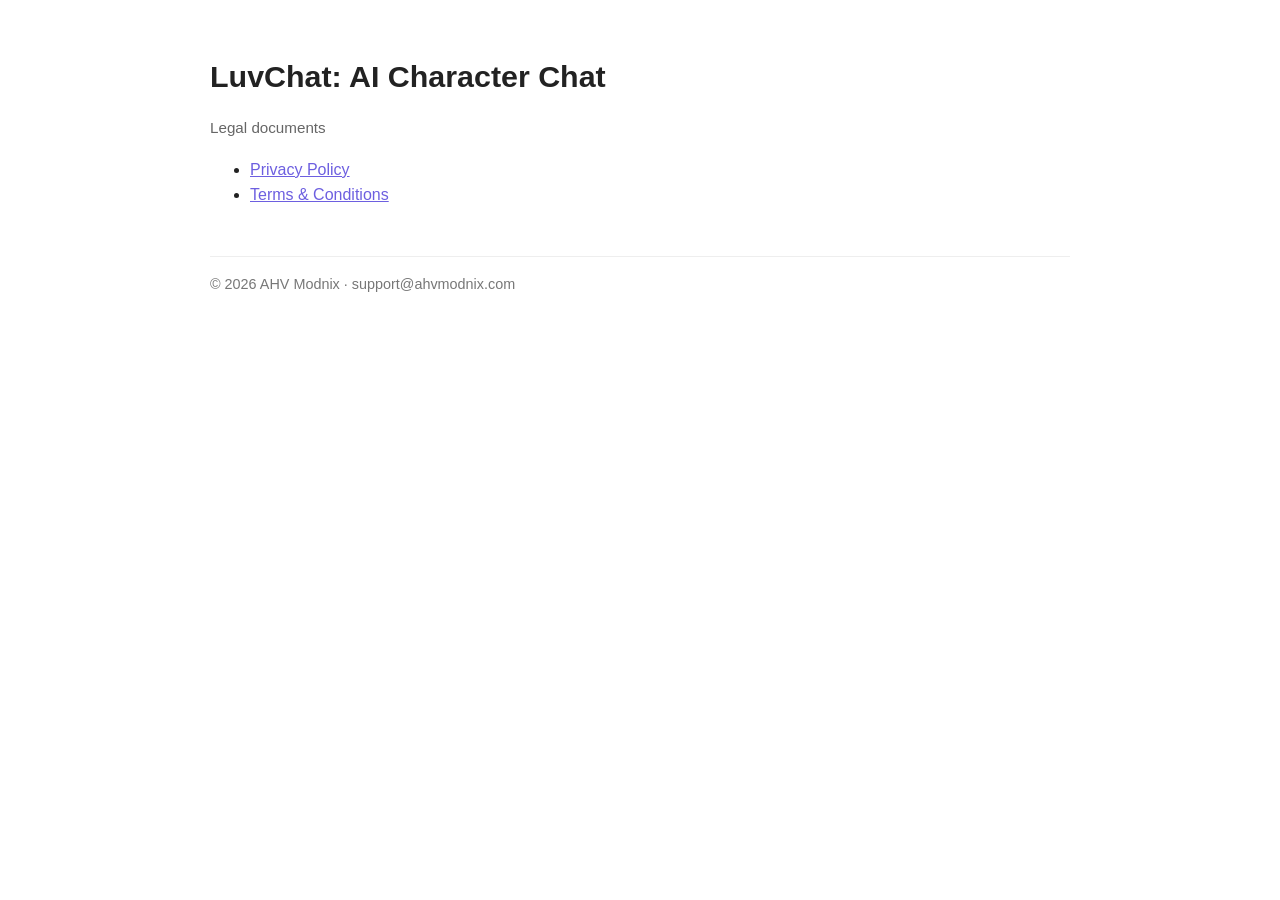
<file: index.html>
<!DOCTYPE html><html lang="en"><head><meta charset="utf-8"><meta name="viewport" content="width=device-width,initial-scale=1"><title>LuvChat: AI Character Chat — Legal</title><link rel="stylesheet" href="style.css"></head><body>
<h1>LuvChat: AI Character Chat</h1><p class="meta">Legal documents</p>
<ul><li><a href="privacy.html">Privacy Policy</a></li><li><a href="terms.html">Terms &amp; Conditions</a></li></ul>
<footer>© 2026 AHV Modnix · support@ahvmodnix.com</footer></body></html>
</file>
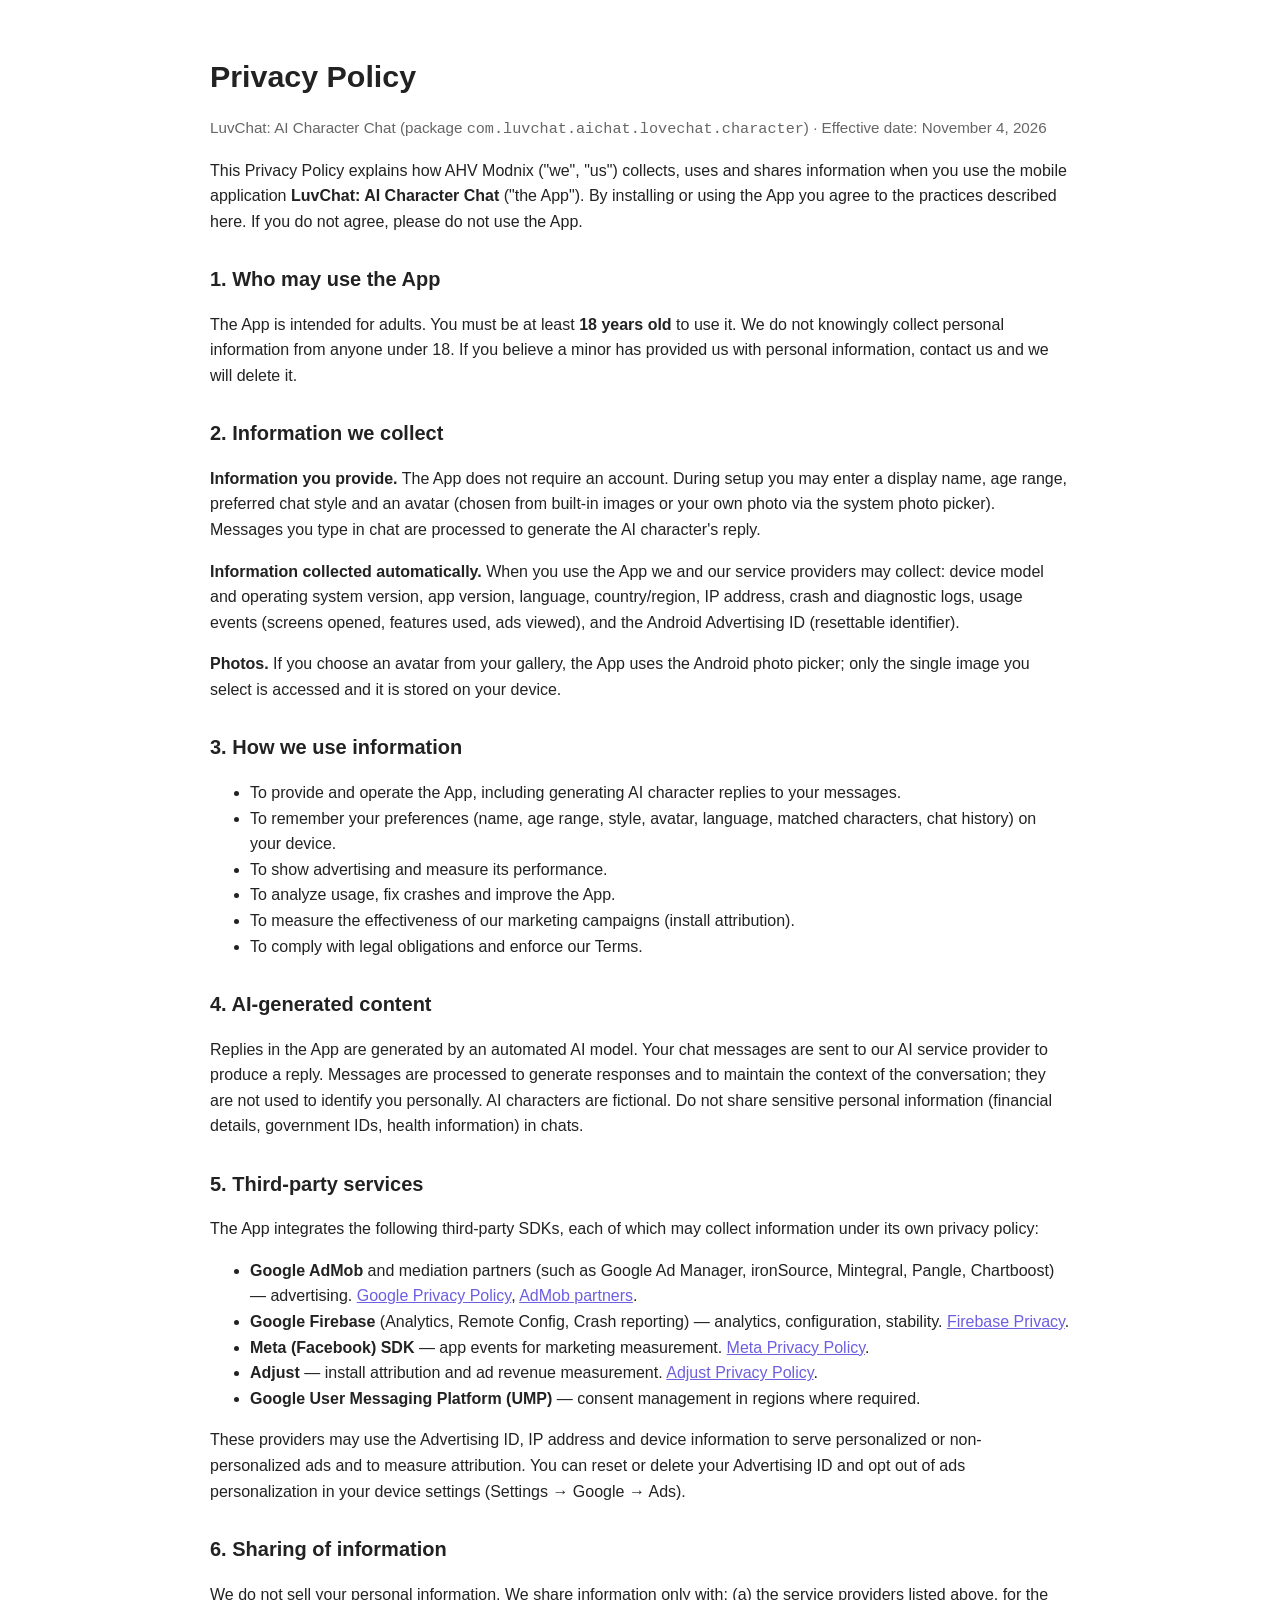
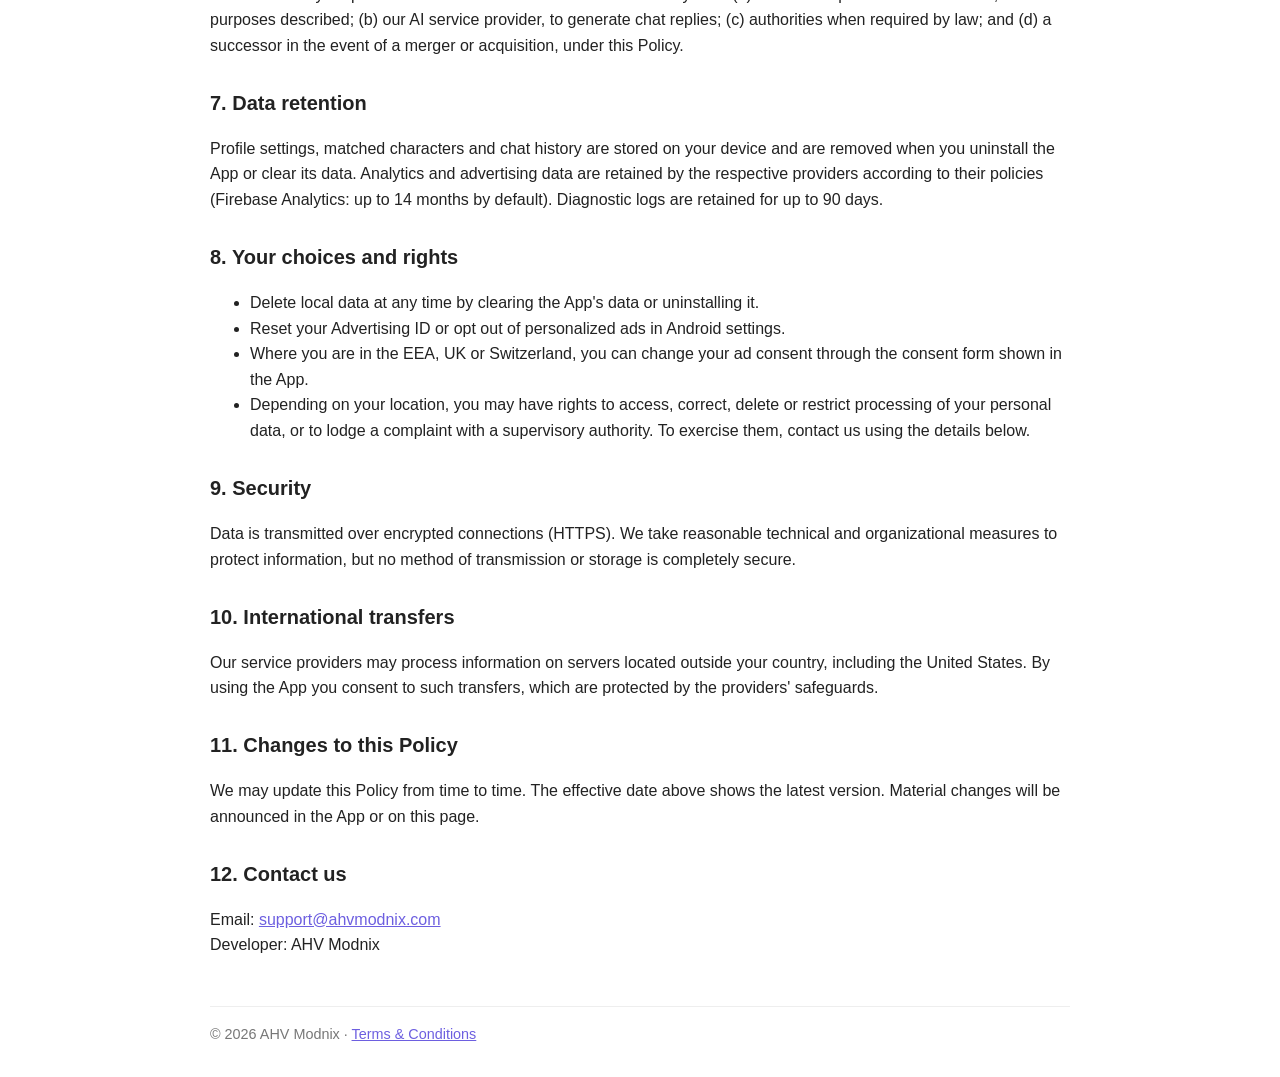
<file: privacy.html>
<!DOCTYPE html><html lang="en"><head><meta charset="utf-8"><meta name="viewport" content="width=device-width,initial-scale=1">
<title>Privacy Policy — LuvChat: AI Character Chat</title><link rel="stylesheet" href="style.css"></head><body>
<h1>Privacy Policy</h1>
<p class="meta">LuvChat: AI Character Chat (package <code>com.luvchat.aichat.lovechat.character</code>) · Effective date: November 4, 2026</p>

<p>This Privacy Policy explains how AHV Modnix ("we", "us") collects, uses and shares information when you use the mobile application <strong>LuvChat: AI Character Chat</strong> ("the App"). By installing or using the App you agree to the practices described here. If you do not agree, please do not use the App.</p>

<h2>1. Who may use the App</h2>
<p>The App is intended for adults. You must be at least <strong>18 years old</strong> to use it. We do not knowingly collect personal information from anyone under 18. If you believe a minor has provided us with personal information, contact us and we will delete it.</p>

<h2>2. Information we collect</h2>
<p><strong>Information you provide.</strong> The App does not require an account. During setup you may enter a display name, age range, preferred chat style and an avatar (chosen from built-in images or your own photo via the system photo picker). Messages you type in chat are processed to generate the AI character's reply.</p>
<p><strong>Information collected automatically.</strong> When you use the App we and our service providers may collect: device model and operating system version, app version, language, country/region, IP address, crash and diagnostic logs, usage events (screens opened, features used, ads viewed), and the Android Advertising ID (resettable identifier).</p>
<p><strong>Photos.</strong> If you choose an avatar from your gallery, the App uses the Android photo picker; only the single image you select is accessed and it is stored on your device.</p>

<h2>3. How we use information</h2>
<ul>
<li>To provide and operate the App, including generating AI character replies to your messages.</li>
<li>To remember your preferences (name, age range, style, avatar, language, matched characters, chat history) on your device.</li>
<li>To show advertising and measure its performance.</li>
<li>To analyze usage, fix crashes and improve the App.</li>
<li>To measure the effectiveness of our marketing campaigns (install attribution).</li>
<li>To comply with legal obligations and enforce our Terms.</li>
</ul>

<h2>4. AI-generated content</h2>
<p>Replies in the App are generated by an automated AI model. Your chat messages are sent to our AI service provider to produce a reply. Messages are processed to generate responses and to maintain the context of the conversation; they are not used to identify you personally. AI characters are fictional. Do not share sensitive personal information (financial details, government IDs, health information) in chats.</p>

<h2>5. Third-party services</h2>
<p>The App integrates the following third-party SDKs, each of which may collect information under its own privacy policy:</p>
<ul>
<li><strong>Google AdMob</strong> and mediation partners (such as Google Ad Manager, ironSource, Mintegral, Pangle, Chartboost) — advertising. <a href="https://policies.google.com/privacy">Google Privacy Policy</a>, <a href="https://support.google.com/admob/answer/9012903">AdMob partners</a>.</li>
<li><strong>Google Firebase</strong> (Analytics, Remote Config, Crash reporting) — analytics, configuration, stability. <a href="https://firebase.google.com/support/privacy">Firebase Privacy</a>.</li>
<li><strong>Meta (Facebook) SDK</strong> — app events for marketing measurement. <a href="https://www.facebook.com/privacy/policy">Meta Privacy Policy</a>.</li>
<li><strong>Adjust</strong> — install attribution and ad revenue measurement. <a href="https://www.adjust.com/terms/privacy-policy/">Adjust Privacy Policy</a>.</li>
<li><strong>Google User Messaging Platform (UMP)</strong> — consent management in regions where required.</li>
</ul>
<p>These providers may use the Advertising ID, IP address and device information to serve personalized or non-personalized ads and to measure attribution. You can reset or delete your Advertising ID and opt out of ads personalization in your device settings (Settings → Google → Ads).</p>

<h2>6. Sharing of information</h2>
<p>We do not sell your personal information. We share information only with: (a) the service providers listed above, for the purposes described; (b) our AI service provider, to generate chat replies; (c) authorities when required by law; and (d) a successor in the event of a merger or acquisition, under this Policy.</p>

<h2>7. Data retention</h2>
<p>Profile settings, matched characters and chat history are stored on your device and are removed when you uninstall the App or clear its data. Analytics and advertising data are retained by the respective providers according to their policies (Firebase Analytics: up to 14 months by default). Diagnostic logs are retained for up to 90 days.</p>

<h2>8. Your choices and rights</h2>
<ul>
<li>Delete local data at any time by clearing the App's data or uninstalling it.</li>
<li>Reset your Advertising ID or opt out of personalized ads in Android settings.</li>
<li>Where you are in the EEA, UK or Switzerland, you can change your ad consent through the consent form shown in the App.</li>
<li>Depending on your location, you may have rights to access, correct, delete or restrict processing of your personal data, or to lodge a complaint with a supervisory authority. To exercise them, contact us using the details below.</li>
</ul>

<h2>9. Security</h2>
<p>Data is transmitted over encrypted connections (HTTPS). We take reasonable technical and organizational measures to protect information, but no method of transmission or storage is completely secure.</p>

<h2>10. International transfers</h2>
<p>Our service providers may process information on servers located outside your country, including the United States. By using the App you consent to such transfers, which are protected by the providers' safeguards.</p>

<h2>11. Changes to this Policy</h2>
<p>We may update this Policy from time to time. The effective date above shows the latest version. Material changes will be announced in the App or on this page.</p>

<h2>12. Contact us</h2>
<p>Email: <a href="mailto:support@ahvmodnix.com">support@ahvmodnix.com</a><br>Developer: AHV Modnix</p>
<footer>© 2026 AHV Modnix · <a href="terms.html">Terms &amp; Conditions</a></footer>
</body></html>
</file>
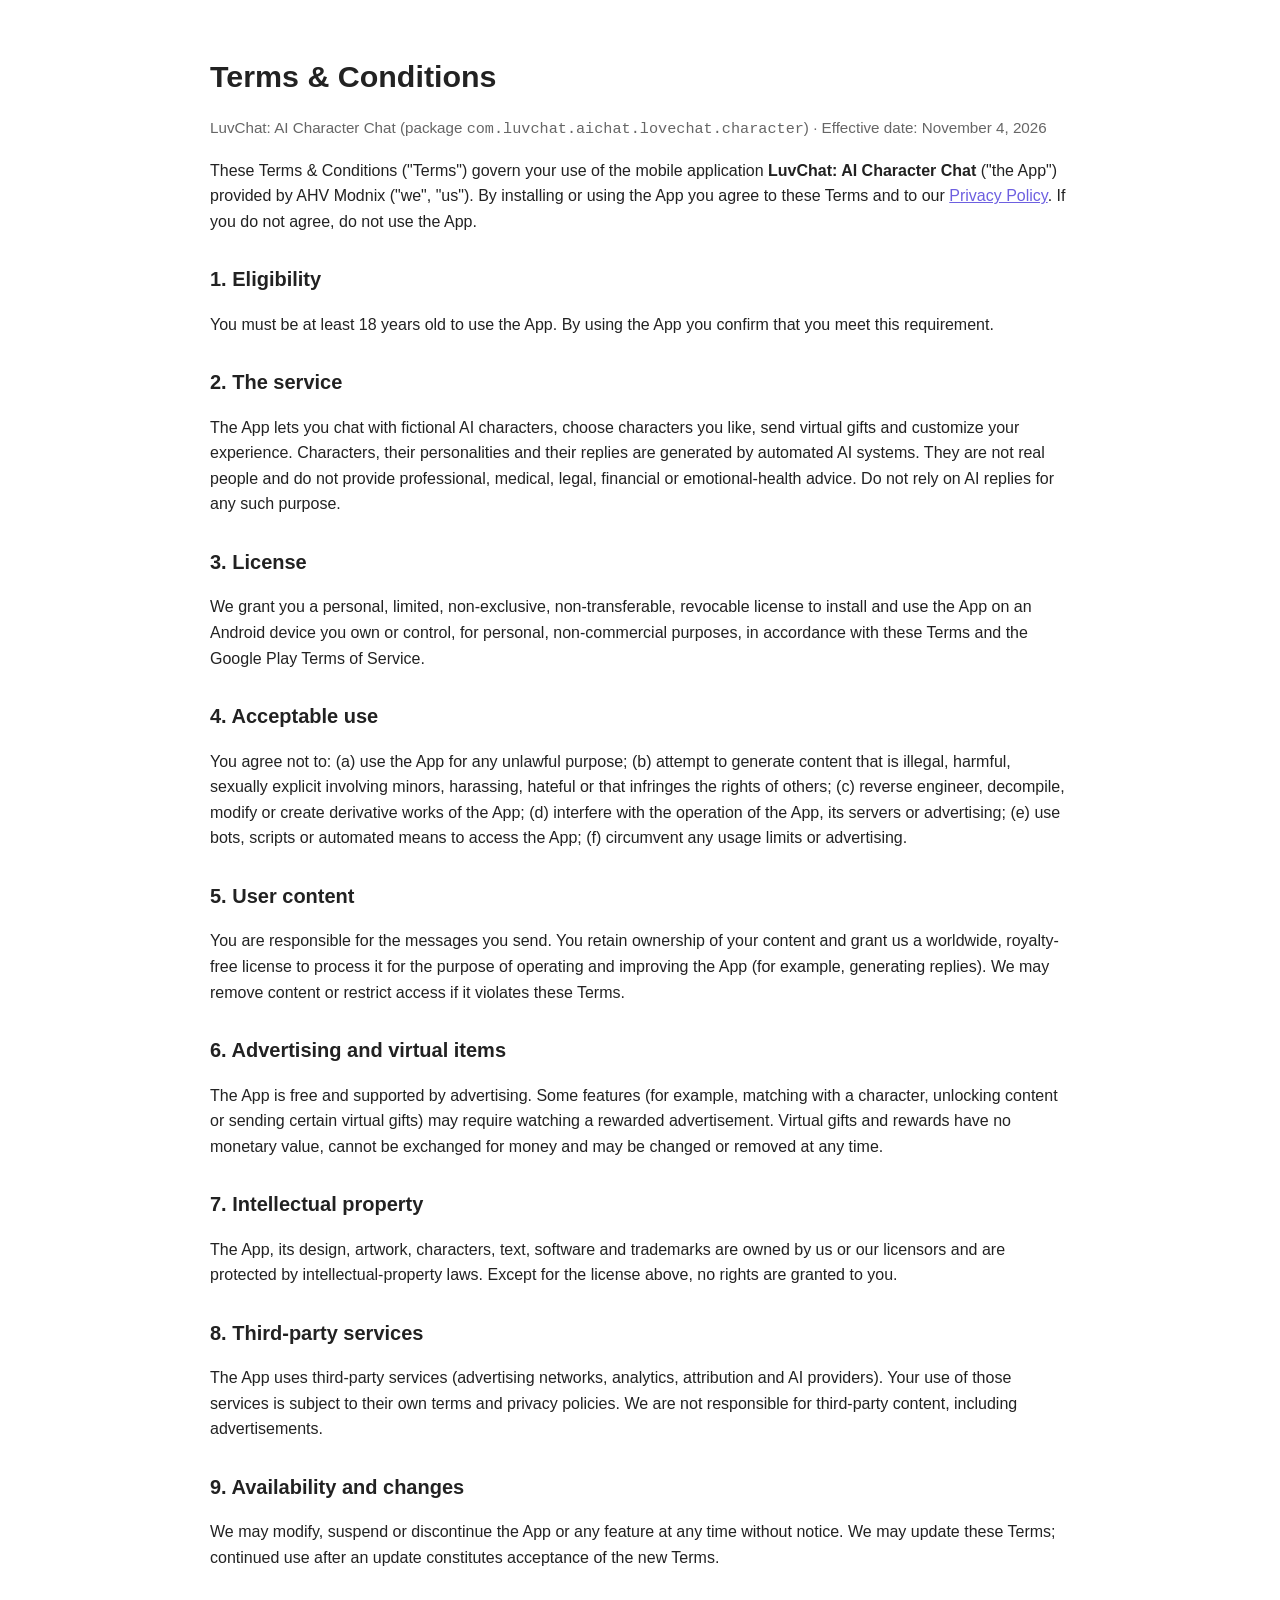
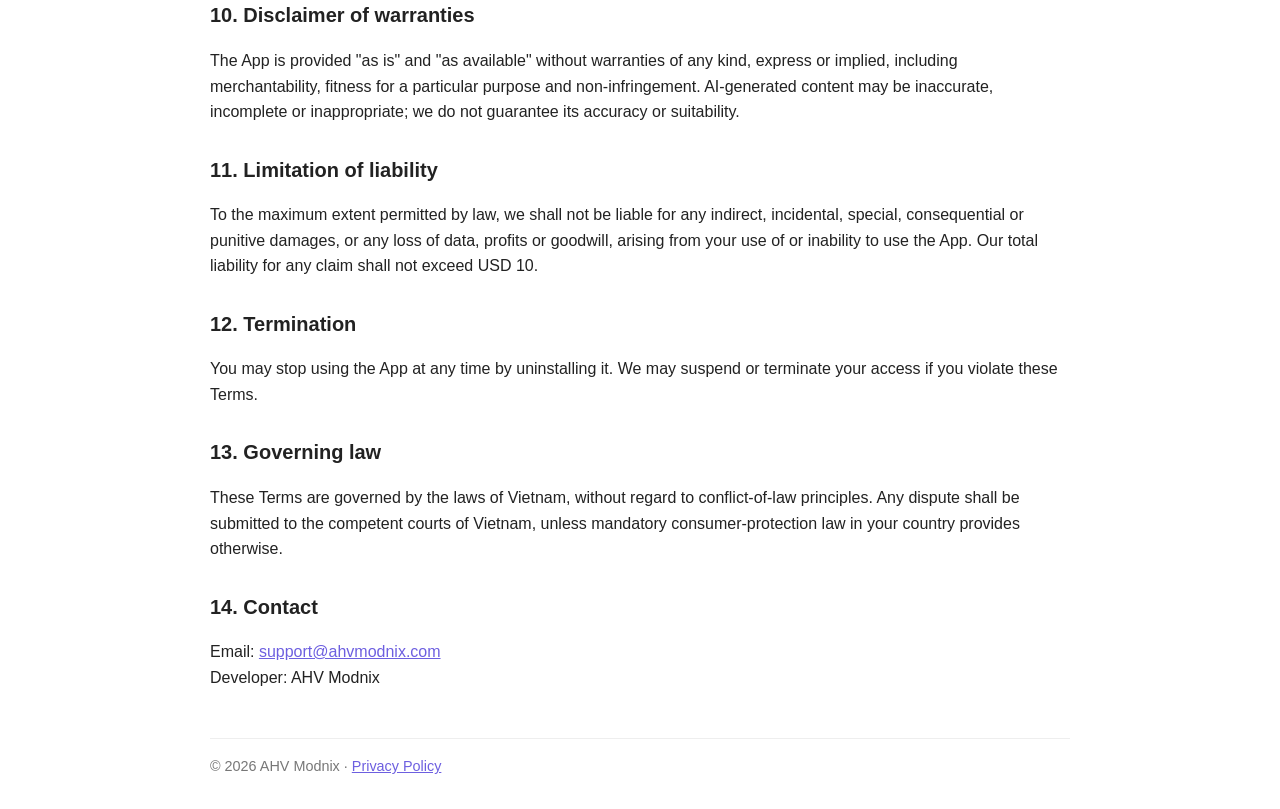
<file: terms.html>
<!DOCTYPE html><html lang="en"><head><meta charset="utf-8"><meta name="viewport" content="width=device-width,initial-scale=1">
<title>Terms &amp; Conditions — LuvChat: AI Character Chat</title><link rel="stylesheet" href="style.css"></head><body>
<h1>Terms &amp; Conditions</h1>
<p class="meta">LuvChat: AI Character Chat (package <code>com.luvchat.aichat.lovechat.character</code>) · Effective date: November 4, 2026</p>

<p>These Terms &amp; Conditions ("Terms") govern your use of the mobile application <strong>LuvChat: AI Character Chat</strong> ("the App") provided by AHV Modnix ("we", "us"). By installing or using the App you agree to these Terms and to our <a href="privacy.html">Privacy Policy</a>. If you do not agree, do not use the App.</p>

<h2>1. Eligibility</h2>
<p>You must be at least 18 years old to use the App. By using the App you confirm that you meet this requirement.</p>

<h2>2. The service</h2>
<p>The App lets you chat with fictional AI characters, choose characters you like, send virtual gifts and customize your experience. Characters, their personalities and their replies are generated by automated AI systems. They are not real people and do not provide professional, medical, legal, financial or emotional-health advice. Do not rely on AI replies for any such purpose.</p>

<h2>3. License</h2>
<p>We grant you a personal, limited, non-exclusive, non-transferable, revocable license to install and use the App on an Android device you own or control, for personal, non-commercial purposes, in accordance with these Terms and the Google Play Terms of Service.</p>

<h2>4. Acceptable use</h2>
<p>You agree not to: (a) use the App for any unlawful purpose; (b) attempt to generate content that is illegal, harmful, sexually explicit involving minors, harassing, hateful or that infringes the rights of others; (c) reverse engineer, decompile, modify or create derivative works of the App; (d) interfere with the operation of the App, its servers or advertising; (e) use bots, scripts or automated means to access the App; (f) circumvent any usage limits or advertising.</p>

<h2>5. User content</h2>
<p>You are responsible for the messages you send. You retain ownership of your content and grant us a worldwide, royalty-free license to process it for the purpose of operating and improving the App (for example, generating replies). We may remove content or restrict access if it violates these Terms.</p>

<h2>6. Advertising and virtual items</h2>
<p>The App is free and supported by advertising. Some features (for example, matching with a character, unlocking content or sending certain virtual gifts) may require watching a rewarded advertisement. Virtual gifts and rewards have no monetary value, cannot be exchanged for money and may be changed or removed at any time.</p>

<h2>7. Intellectual property</h2>
<p>The App, its design, artwork, characters, text, software and trademarks are owned by us or our licensors and are protected by intellectual-property laws. Except for the license above, no rights are granted to you.</p>

<h2>8. Third-party services</h2>
<p>The App uses third-party services (advertising networks, analytics, attribution and AI providers). Your use of those services is subject to their own terms and privacy policies. We are not responsible for third-party content, including advertisements.</p>

<h2>9. Availability and changes</h2>
<p>We may modify, suspend or discontinue the App or any feature at any time without notice. We may update these Terms; continued use after an update constitutes acceptance of the new Terms.</p>

<h2>10. Disclaimer of warranties</h2>
<p>The App is provided "as is" and "as available" without warranties of any kind, express or implied, including merchantability, fitness for a particular purpose and non-infringement. AI-generated content may be inaccurate, incomplete or inappropriate; we do not guarantee its accuracy or suitability.</p>

<h2>11. Limitation of liability</h2>
<p>To the maximum extent permitted by law, we shall not be liable for any indirect, incidental, special, consequential or punitive damages, or any loss of data, profits or goodwill, arising from your use of or inability to use the App. Our total liability for any claim shall not exceed USD 10.</p>

<h2>12. Termination</h2>
<p>You may stop using the App at any time by uninstalling it. We may suspend or terminate your access if you violate these Terms.</p>

<h2>13. Governing law</h2>
<p>These Terms are governed by the laws of Vietnam, without regard to conflict-of-law principles. Any dispute shall be submitted to the competent courts of Vietnam, unless mandatory consumer-protection law in your country provides otherwise.</p>

<h2>14. Contact</h2>
<p>Email: <a href="mailto:support@ahvmodnix.com">support@ahvmodnix.com</a><br>Developer: AHV Modnix</p>
<footer>© 2026 AHV Modnix · <a href="privacy.html">Privacy Policy</a></footer>
</body></html>
</file>
<file: style.css>
body{font-family:-apple-system,Segoe UI,Roboto,Helvetica,Arial,sans-serif;max-width:860px;margin:0 auto;padding:32px 20px;line-height:1.6;color:#222}
h1{font-size:1.9rem;margin-bottom:.2rem}h2{margin-top:1.8rem;font-size:1.25rem}.meta{color:#666;font-size:.95rem}
a{color:#6d5fe0}footer{margin-top:3rem;color:#777;font-size:.9rem;border-top:1px solid #eee;padding-top:1rem}
</file>
